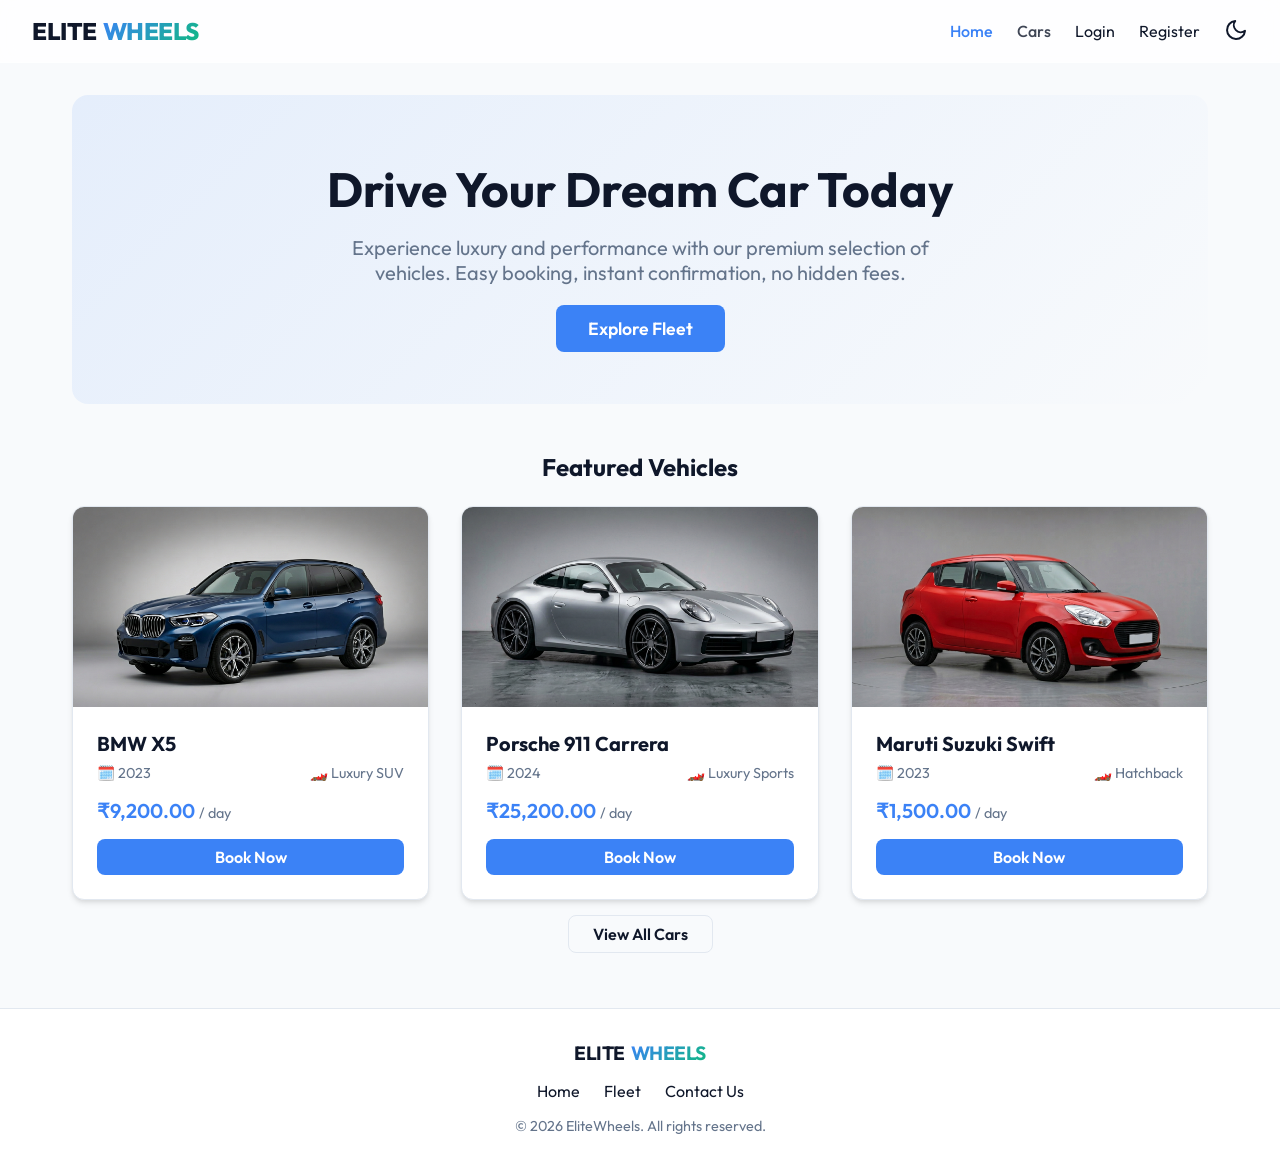
<file: index.html>
<!DOCTYPE html>
<html lang="en">
<head>
    <meta charset="UTF-8">
    <meta name="viewport" content="width=device-width, initial-scale=1.0">
    <title>LuxRentals - Premium Car Rental</title>
    <link rel="stylesheet" href="css/style.css">
    <link rel="stylesheet" href="css/components.css">
    <style>
        .hero {
            text-align: center;
            padding: 4rem 1rem;
            background: linear-gradient(135deg, rgba(59,130,246,0.1), transparent);
            border-radius: 16px;
            margin-bottom: 3rem;
        }
        .hero h1 { font-size: 3rem; margin-bottom: 1rem; }
        .hero p { font-size: 1.25rem; color: var(--text-secondary); margin-bottom: 2rem; max-width: 600px; margin-left: auto; margin-right: auto; }
    </style>
</head>
<body>
    <div id="navbar-placeholder"></div>
    <main class="fade-in">
        <section class="hero">
            <h1>Drive Your Dream Car Today</h1>
            <p>Experience luxury and performance with our premium selection of vehicles. Easy booking, instant confirmation, no hidden fees.</p>
            <a href="cars.html" class="btn btn-primary" style="font-size:1.1rem; padding: 0.75rem 2rem;">Explore Fleet</a>
        </section>
        
        <section>
            <h2 class="text-center mb-3">Featured Vehicles</h2>
            <div class="grid-container" id="featured-cars"></div>
            <div class="text-center mt-3">
                <a href="cars.html" class="btn btn-secondary">View All Cars</a>
            </div>
        </section>
    </main>
    <div id="footer-placeholder"></div>
    
    <script src="js/data.js"></script>
    <script src="js/app.js"></script>
    <script>
        document.addEventListener("DOMContentLoaded", () => {
            const cars = db.get("cars").slice(0, 3); // Get top 3
            const container = document.getElementById("featured-cars");
            cars.forEach(car => {
                container.innerHTML += `
                    <div class="card car-card">
                        <img src="${car.image}" alt="${car.model}" class="car-img" loading="lazy">
                        <div class="car-details">
                            <div class="car-title">${car.brand} ${car.model}</div>
                            <div class="car-specs">
                                <span>🗓️ ${car.year}</span>
                                <span>🏎️ ${car.type}</span>
                            </div>
                            <div class="car-price">${utils.formatCurrency(car.price_per_day)} <span style="font-size:0.9rem; color:var(--text-secondary); font-weight:normal;">/ day</span></div>
                            <a href="booking.html?car=${car.id}" class="btn btn-primary text-center">Book Now</a>
                        </div>
                    </div>
                `;
            });
        });
    </script>
</body>
</html>
</file>
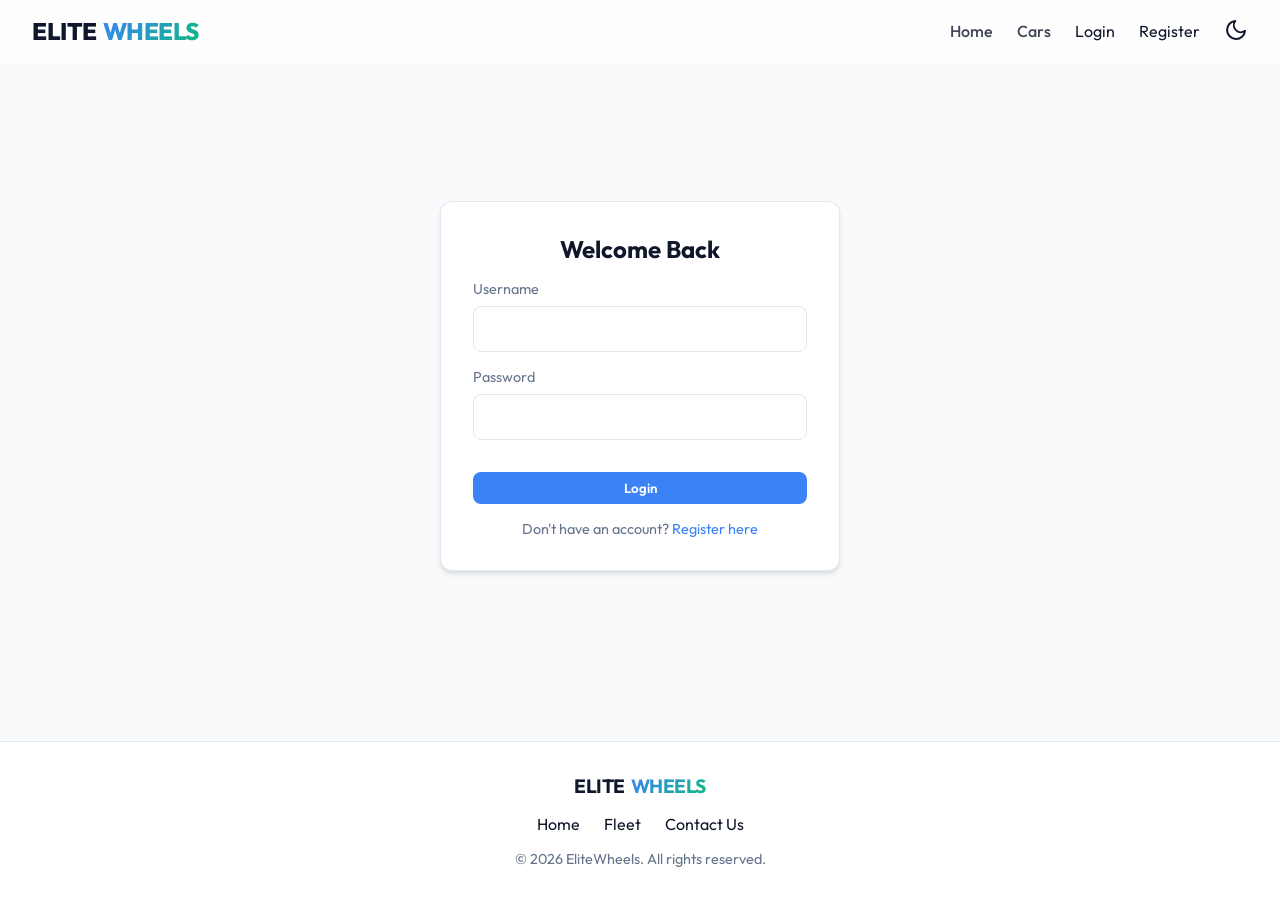
<file: admin.html>
<!DOCTYPE html>
<html lang="en">

<head>
    <meta charset="UTF-8">
    <meta name="viewport" content="width=device-width, initial-scale=1.0">
    <title>Admin Panel - LuxRentals</title>
    <link rel="stylesheet" href="css/style.css">
    <link rel="stylesheet" href="css/components.css">
    <style>
        .stats-grid {
            display: grid;
            grid-template-columns: repeat(auto-fit, minmax(200px, 1fr));
            gap: 1rem;
            margin-bottom: 2rem;
        }

        .stat-card {
            background: var(--card-bg);
            padding: 1.5rem;
            border-radius: 12px;
            border: 1px solid var(--border-color);
            text-align: center;
        }

        .stat-value {
            font-size: 2rem;
            font-weight: 700;
            color: var(--primary-color);
            margin-top: 0.5rem;
        }

        table {
            width: 100%;
            border-collapse: collapse;
            background: var(--card-bg);
            border-radius: 12px;
            overflow: hidden;
            box-shadow: var(--card-shadow);
        }

        th,
        td {
            padding: 1rem;
            text-align: left;
            border-bottom: 1px solid var(--border-color);
        }

        th {
            background: var(--bg-color);
            font-weight: 600;
            color: var(--text-secondary);
        }
    </style>
</head>

<body>
    <div id="navbar-placeholder"></div>
    <main class="fade-in">
        <div style="display:flex; justify-content:space-between; align-items:center; margin-bottom: 2rem;">
            <h1>Admin Control Panel</h1>
            <button class="btn btn-primary" onclick="window.location.href='index.html'">View Site</button>
        </div>

        <div class="stats-grid">
            <div class="stat-card">
                <div class="text-secondary">Total Bookings</div>
                <div class="stat-value" id="totalBookingsStat">0</div>
            </div>
            <div class="stat-card">
                <div class="text-secondary">Total Revenue</div>
                <div class="stat-value" id="totalRevenueStat">$0</div>
            </div>
            <div class="stat-card">
                <div class="text-secondary">Fleet Size</div>
                <div class="stat-value" id="fleetSizeStat">0</div>
            </div>
        </div>

        <div style="display:flex; justify-content:space-between; align-items:center;" class="mb-2">
            <h2>Manage Fleet</h2>
            <button class="btn btn-primary" onclick="document.getElementById('addCarModal').classList.add('active')">+
                Add Car</button>
        </div>

        <div style="overflow-x:auto; margin-bottom: 3rem;">
            <table id="carsTable">
                <thead>
                    <tr>
                        <th>ID</th>
                        <th>Car</th>
                        <th>Type</th>
                        <th>Price/Day</th>
                        <th>Status</th>
                        <th>Actions</th>
                    </tr>
                </thead>
                <tbody></tbody>
            </table>
        </div>

        <h2 class="mb-2">Recent Bookings</h2>
        <div style="overflow-x:auto;">
            <table id="bookingsTable">
                <thead>
                    <tr>
                        <th>Booking ID</th>
                        <th>User ID</th>
                        <th>Car ID</th>
                        <th>Dates</th>
                        <th>Amount</th>
                        <th>Status</th>
                        <th>Actions</th>
                    </tr>
                </thead>
                <tbody></tbody>
            </table>
        </div>
    </main>

    <!-- Add Car Modal -->
    <div class="modal-overlay" id="addCarModal">
        <div class="modal-content">
            <div class="modal-header">
                <h2>Add New Car</h2>
                <button class="modal-close"
                    onclick="document.getElementById('addCarModal').classList.remove('active')">&times;</button>
            </div>
            <form id="addCarForm">
                <div class="grid-container"
                    style="gap:1rem; grid-template-columns: repeat(auto-fit, minmax(200px, 1fr));">
                    <div class="form-group">
                        <label>Brand</label>
                        <input type="text" id="carBrand" class="form-control" required>
                    </div>
                    <div class="form-group">
                        <label>Model</label>
                        <input type="text" id="carModel" class="form-control" required>
                    </div>
                    <div class="form-group">
                        <label>Year</label>
                        <input type="number" id="carYear" class="form-control" required>
                    </div>
                    <div class="form-group">
                        <label>Type</label>
                        <input type="text" id="carType" class="form-control" required>
                    </div>
                    <div class="form-group">
                        <label>Price / Day</label>
                        <input type="number" id="carPrice" class="form-control" required>
                    </div>
                    <div class="form-group">
                        <label>Image (URL or Upload)</label>
                        <input type="url" id="carImage" class="form-control" placeholder="Image URL">
                        <div
                            style="margin-top: 0.5rem; font-size: 0.9rem; color: var(--text-secondary); text-align: center;">
                            - OR -</div>
                        <input type="file" id="carImageFile" class="form-control" accept="image/*"
                            style="margin-top: 0.5rem;">
                    </div>
                </div>
                <button type="submit" class="btn btn-primary" style="width:100%; margin-top:1rem;">Save Car</button>
            </form>
        </div>
    </div>

    <!-- Edit Car Modal -->
    <div class="modal-overlay" id="editCarModal">
        <div class="modal-content">
            <div class="modal-header">
                <h2>Edit Car</h2>
                <button class="modal-close"
                    onclick="document.getElementById('editCarModal').classList.remove('active')">&times;</button>
            </div>
            <form id="editCarForm">
                <input type="hidden" id="editCarId">
                <div class="grid-container"
                    style="gap:1rem; grid-template-columns: repeat(auto-fit, minmax(200px, 1fr));">
                    <div class="form-group">
                        <label>Brand</label>
                        <input type="text" id="editCarBrand" class="form-control" required>
                    </div>
                    <div class="form-group">
                        <label>Model</label>
                        <input type="text" id="editCarModel" class="form-control" required>
                    </div>
                    <div class="form-group">
                        <label>Year</label>
                        <input type="number" id="editCarYear" class="form-control" required>
                    </div>
                    <div class="form-group">
                        <label>Type</label>
                        <input type="text" id="editCarType" class="form-control" required>
                    </div>
                    <div class="form-group">
                        <label>Price / Day</label>
                        <input type="number" id="editCarPrice" class="form-control" required>
                    </div>
                    <div class="form-group">
                        <label>Image (URL or Upload)</label>
                        <input type="url" id="editCarImage" class="form-control" placeholder="Image URL">
                        <div
                            style="margin-top: 0.5rem; font-size: 0.9rem; color: var(--text-secondary); text-align: center;">
                            - OR -</div>
                        <input type="file" id="editCarImageFile" class="form-control" accept="image/*"
                            style="margin-top: 0.5rem;">
                    </div>
                </div>
                <button type="submit" class="btn btn-primary" style="width:100%; margin-top:1rem;">Update Car</button>
            </form>
        </div>
    </div>

    <script src="js/data.js"></script>
    <script src="js/app.js"></script>
    <script src="js/admin.js"></script>
</body>

</html>
</file>
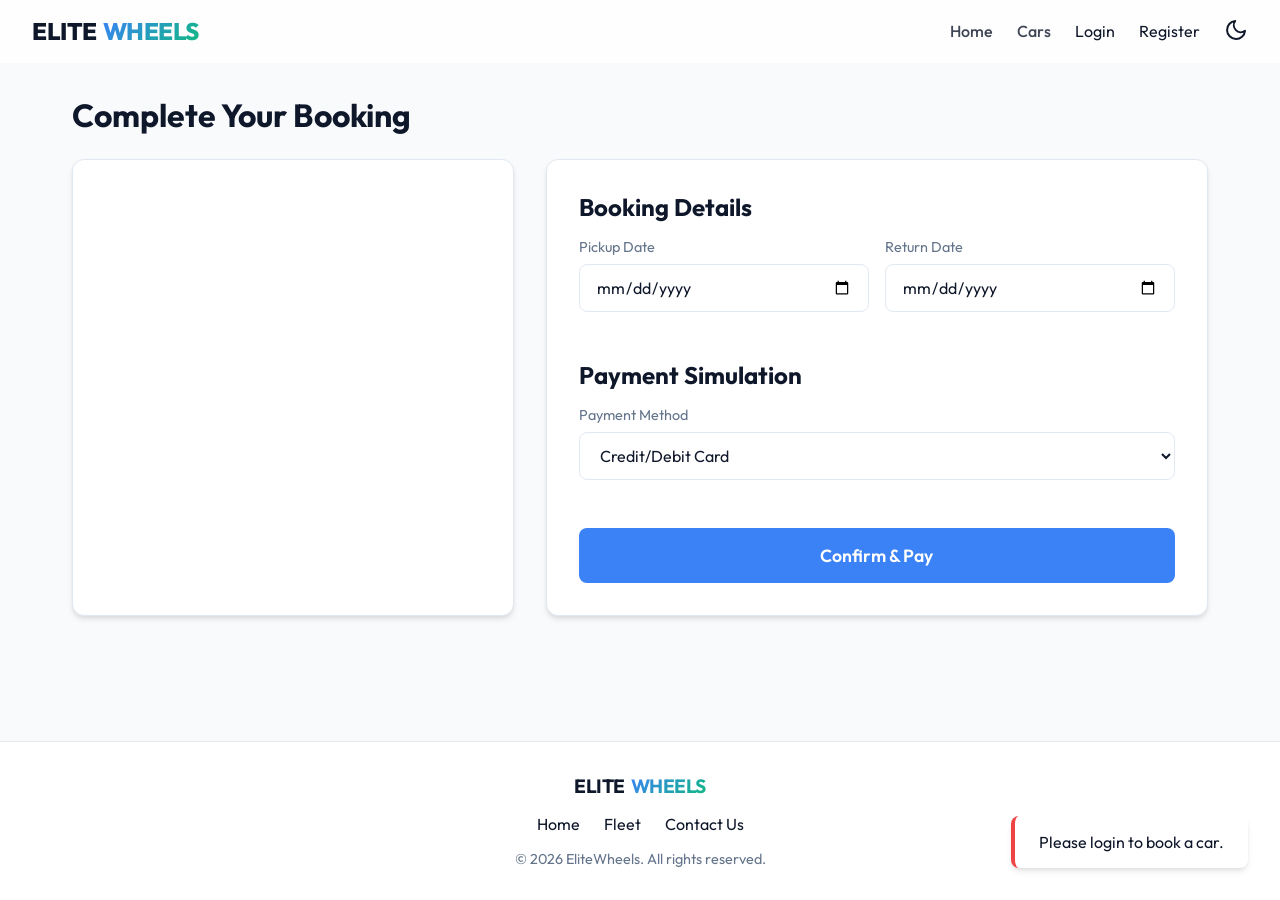
<file: booking.html>
<!DOCTYPE html>
<html lang="en">
<head>
    <meta charset="UTF-8">
    <meta name="viewport" content="width=device-width, initial-scale=1.0">
    <title>Book Car - LuxRentals</title>
    <link rel="stylesheet" href="css/style.css">
    <link rel="stylesheet" href="css/components.css">
    <style>
        .booking-container {
            display: grid;
            grid-template-columns: 1fr 1.5fr;
            gap: 2rem;
        }
        @media (max-width: 768px) {
            .booking-container { grid-template-columns: 1fr; }
        }
        .summary-card {
            background: var(--card-bg);
            padding: 2rem;
            border-radius: 12px;
            box-shadow: var(--card-shadow);
            border: 1px solid var(--border-color);
            position: sticky;
            top: 100px;
        }
        .summary-item {
            display: flex;
            justify-content: space-between;
            margin-bottom: 1rem;
            padding-bottom: 1rem;
            border-bottom: 1px solid var(--border-color);
        }
    </style>
</head>
<body>
    <div id="navbar-placeholder"></div>
    <main class="fade-in">
        <h1 class="mb-3">Complete Your Booking</h1>
        <div class="booking-container">
            <div id="car-summary" class="summary-card">
                <!-- Injected via JS -->
            </div>
            
            <div class="card" style="padding:2rem;">
                <h2 class="mb-2">Booking Details</h2>
                <form id="bookingForm">
                    <div class="grid-container" style="gap:1rem; grid-template-columns: 1fr 1fr; margin-bottom: 2rem;">
                        <div class="form-group">
                            <label for="pickupDate">Pickup Date</label>
                            <input type="date" id="pickupDate" class="form-control" required>
                        </div>
                        <div class="form-group">
                            <label for="returnDate">Return Date</label>
                            <input type="date" id="returnDate" class="form-control" required>
                        </div>
                    </div>

                    <h2 class="mb-2">Payment Simulation</h2>
                    <div class="form-group">
                        <label for="paymentMethod">Payment Method</label>
                        <select id="paymentMethod" class="form-control">
                            <option value="Card">Credit/Debit Card</option>
                            <option value="UPI">UPI</option>
                            <option value="Cash">Cash on Pickup</option>
                        </select>
                    </div>

                    <button type="submit" class="btn btn-primary" style="width:100%; margin-top:2rem; font-size:1.1rem; padding:1rem;">Confirm & Pay</button>
                </form>
            </div>
        </div>
    </main>

    <!-- Success Modal -->
    <div class="modal-overlay" id="successModal">
        <div class="modal-content text-center">
            <div style="font-size: 3rem; color: var(--success-color); margin-bottom: 1rem;">✅</div>
            <h2>Booking Confirmed!</h2>
            <p class="text-secondary mt-2 mb-3">Your car has been booked successfully. Redirecting to your dashboard...</p>
        </div>
    </div>

    <div id="footer-placeholder"></div>
    
    <script src="js/data.js"></script>
    <script src="js/app.js"></script>
    <script src="js/booking.js"></script>
</body>
</html>
</file>
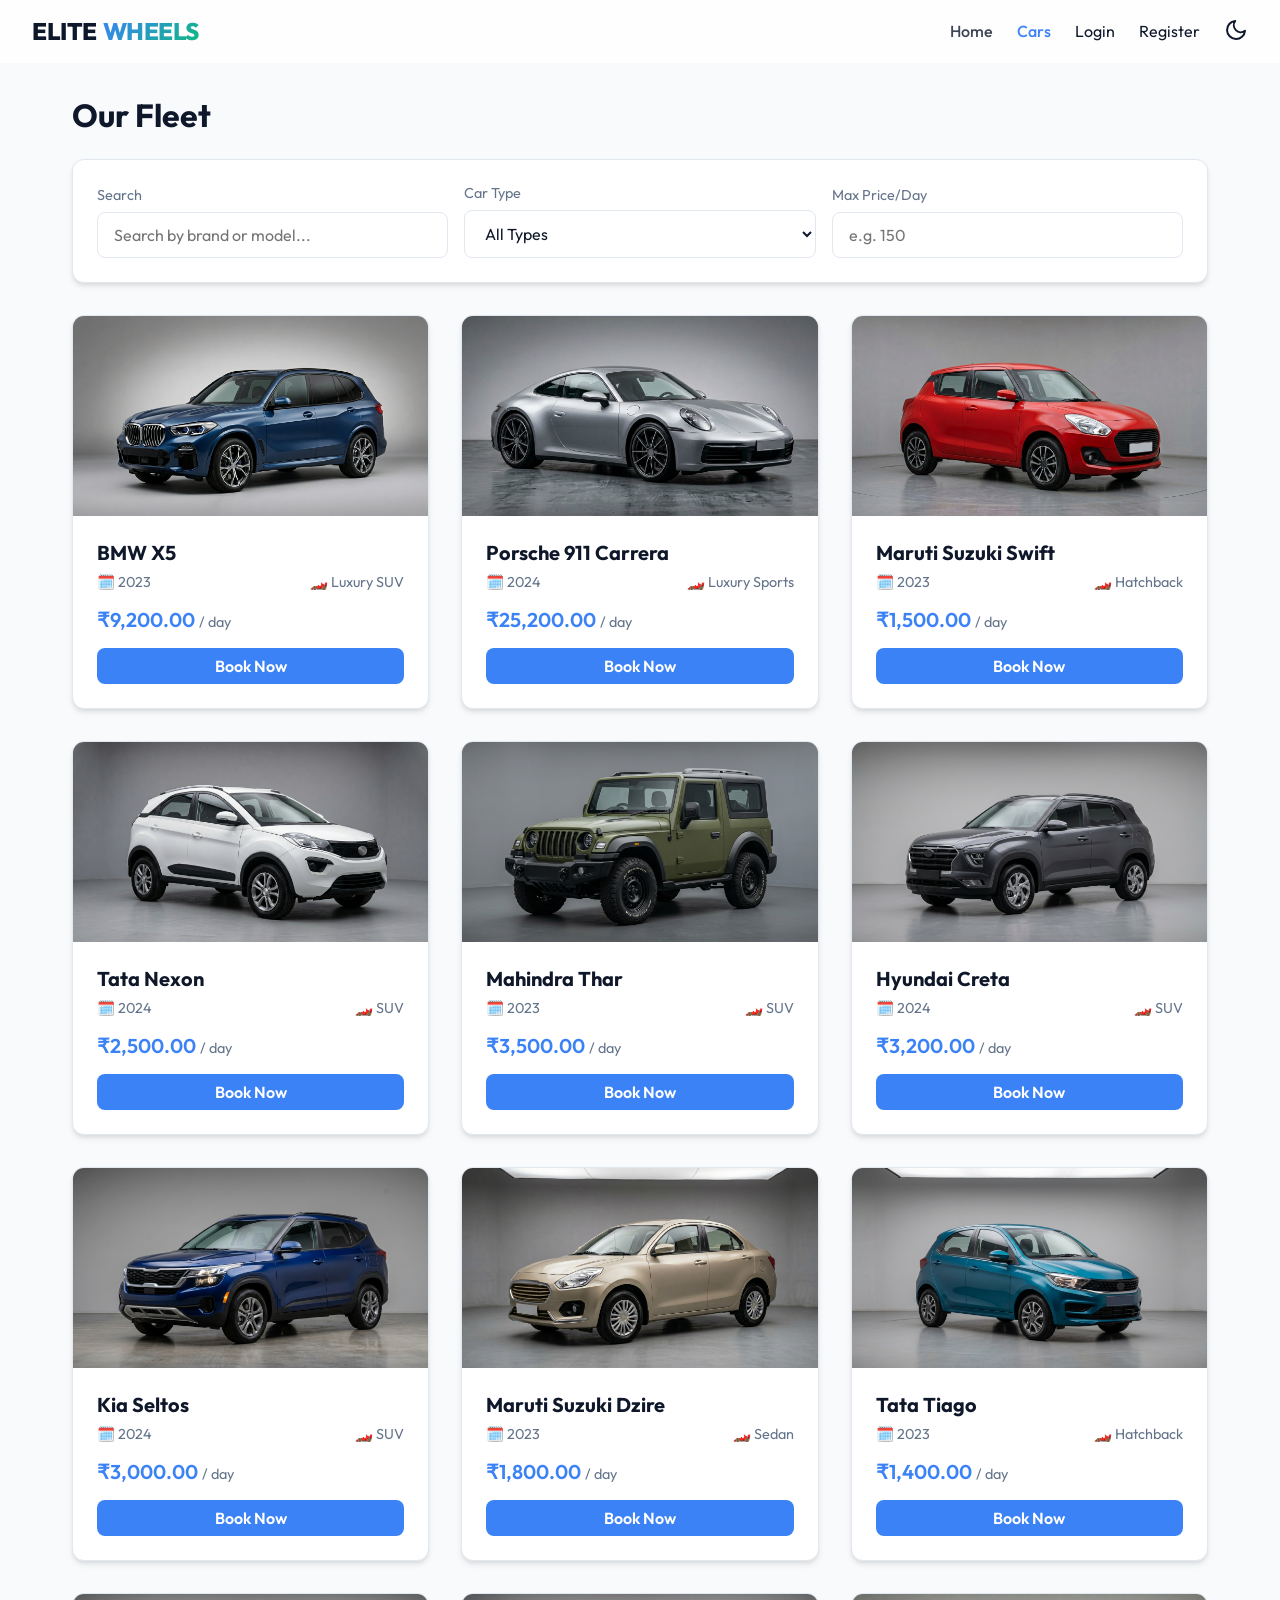
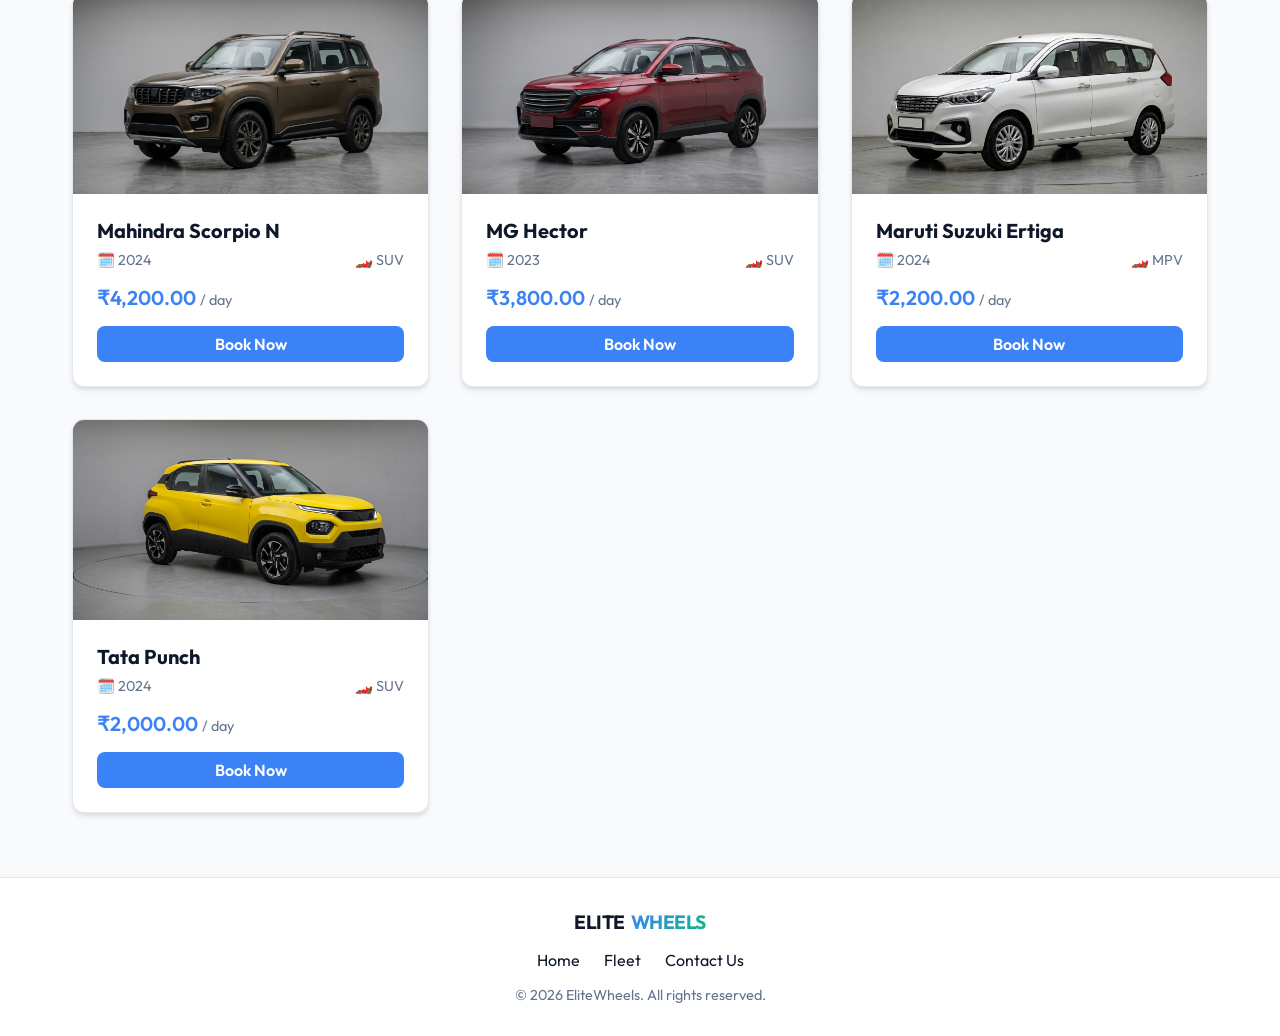
<file: cars.html>
<!DOCTYPE html>
<html lang="en">
<head>
    <meta charset="UTF-8">
    <meta name="viewport" content="width=device-width, initial-scale=1.0">
    <title>Our Fleet - LuxRentals</title>
    <link rel="stylesheet" href="css/style.css">
    <link rel="stylesheet" href="css/components.css">
    <style>
        .filters {
            background: var(--card-bg);
            padding: 1.5rem;
            border-radius: 12px;
            margin-bottom: 2rem;
            display: flex;
            gap: 1rem;
            align-items: flex-end;
            box-shadow: var(--card-shadow);
            border: 1px solid var(--border-color);
            flex-wrap: wrap;
        }
        .filters > div { flex: 1; min-width: 200px; }
    </style>
</head>
<body>
    <div id="navbar-placeholder"></div>
    <main class="fade-in">
        <h1 class="mb-3">Our Fleet</h1>
        
        <div class="filters">
            <div class="form-group" style="margin-bottom:0;">
                <label>Search</label>
                <input type="text" id="searchInput" class="form-control" placeholder="Search by brand or model...">
            </div>
            <div class="form-group" style="margin-bottom:0;">
                <label>Car Type</label>
                <select id="typeFilter" class="form-control">
                    <option value="All">All Types</option>
                    <option value="Hatchback">Hatchback</option>
                    <option value="Sedan">Sedan</option>
                    <option value="SUV">SUV</option>
                    <option value="MPV">MPV</option>
                    <option value="Luxury SUV">Luxury SUV</option>
                    <option value="Luxury Sports">Luxury Sports</option>
                </select>
            </div>
            <div class="form-group" style="margin-bottom:0;">
                <label>Max Price/Day</label>
                <input type="number" id="priceFilter" class="form-control" placeholder="e.g. 150">
            </div>
        </div>

        <div class="grid-container" id="cars-container"></div>
    </main>
    <div id="footer-placeholder"></div>
    
    <script src="js/data.js"></script>
    <script src="js/app.js"></script>
    <script src="js/cars.js"></script>
</body>
</html>
</file>
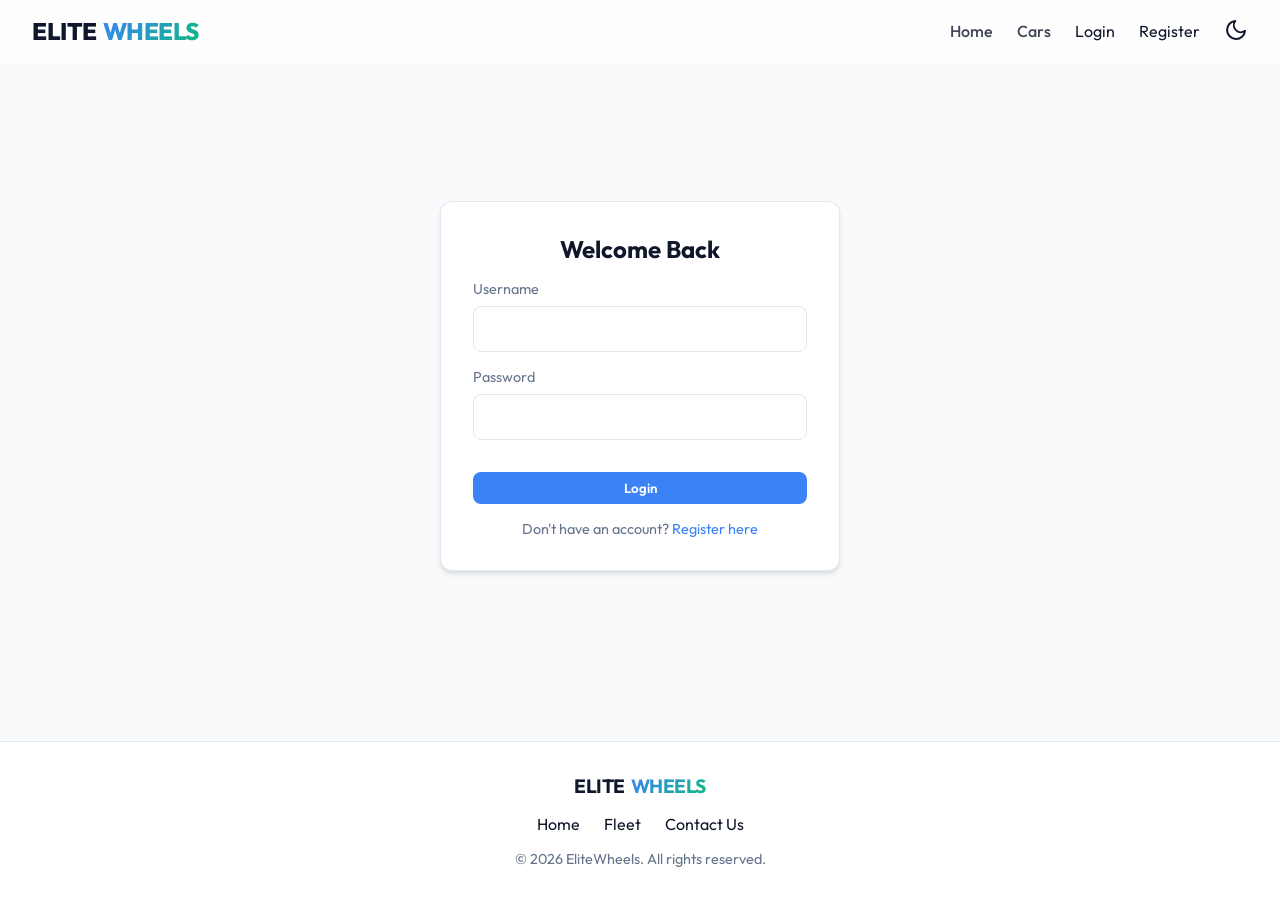
<file: dashboard.html>
<!DOCTYPE html>
<html lang="en">
<head>
    <meta charset="UTF-8">
    <meta name="viewport" content="width=device-width, initial-scale=1.0">
    <title>My Dashboard - LuxRentals</title>
    <link rel="stylesheet" href="css/style.css">
    <link rel="stylesheet" href="css/components.css">
    <style>
        .dashboard-grid {
            display: grid;
            grid-template-columns: 250px 1fr;
            gap: 2rem;
        }
        @media (max-width: 768px) {
            .dashboard-grid { grid-template-columns: 1fr; }
        }
        .sidebar {
            background: var(--card-bg);
            padding: 2rem;
            border-radius: 12px;
            box-shadow: var(--card-shadow);
            border: 1px solid var(--border-color);
            height: fit-content;
        }
        .user-info h3 { margin-bottom: 0.5rem; }
        .user-info p { color: var(--text-secondary); margin-bottom: 2rem; }
        
        .tab-btn {
            display: block;
            width: 100%;
            text-align: left;
            padding: 1rem;
            background: transparent;
            border: none;
            color: var(--text-primary);
            font-size: 1rem;
            cursor: pointer;
            border-radius: 8px;
            margin-bottom: 0.5rem;
            transition: 0.2s;
        }
        .tab-btn.active, .tab-btn:hover {
            background: var(--bg-color);
            color: var(--primary-color);
            font-weight: 600;
        }

        .booking-item {
            display: flex;
            justify-content: space-between;
            align-items: center;
            padding: 1.5rem;
            border: 1px solid var(--border-color);
            border-radius: 8px;
            margin-bottom: 1rem;
            background: var(--card-bg);
        }
        .status-badge {
            padding: 0.25rem 0.75rem;
            border-radius: 999px;
            font-size: 0.85rem;
            font-weight: 600;
        }
        .status-confirmed { background: rgba(16, 185, 129, 0.1); color: var(--success-color); }
        .status-cancelled { background: rgba(239, 68, 68, 0.1); color: var(--danger-color); }
    </style>
</head>
<body>
    <div id="navbar-placeholder"></div>
    <main class="fade-in">
        <h1 class="mb-3">My Dashboard</h1>
        <div class="dashboard-grid">
            <aside class="sidebar">
                <div class="user-info">
                    <h3 id="userName">User Name</h3>
                    <p id="userEmail">user@example.com</p>
                </div>
                <nav>
                    <button class="tab-btn active" onclick="switchTab('active-bookings')">Active Bookings</button>
                    <button class="tab-btn" onclick="switchTab('booking-history')">Booking History</button>
                    <button class="tab-btn" onclick="switchTab('payment-history')">Payment History</button>
                </nav>
            </aside>
            
            <div class="content">
                <div id="active-bookings" class="tab-content">
                    <h2 class="mb-2">Active Bookings</h2>
                    <div id="activeBookingsList"></div>
                </div>

                <div id="booking-history" class="tab-content" style="display:none;">
                    <h2 class="mb-2">Booking History</h2>
                    <div id="bookingHistoryList"></div>
                </div>

                <div id="payment-history" class="tab-content" style="display:none;">
                    <h2 class="mb-2">Payment History</h2>
                    <div id="paymentHistoryList"></div>
                </div>
            </div>
        </div>
    </main>
    <div id="footer-placeholder"></div>
    
    <script src="js/data.js"></script>
    <script src="js/app.js"></script>
    <script src="js/dashboard.js"></script>
</body>
</html>
</file>
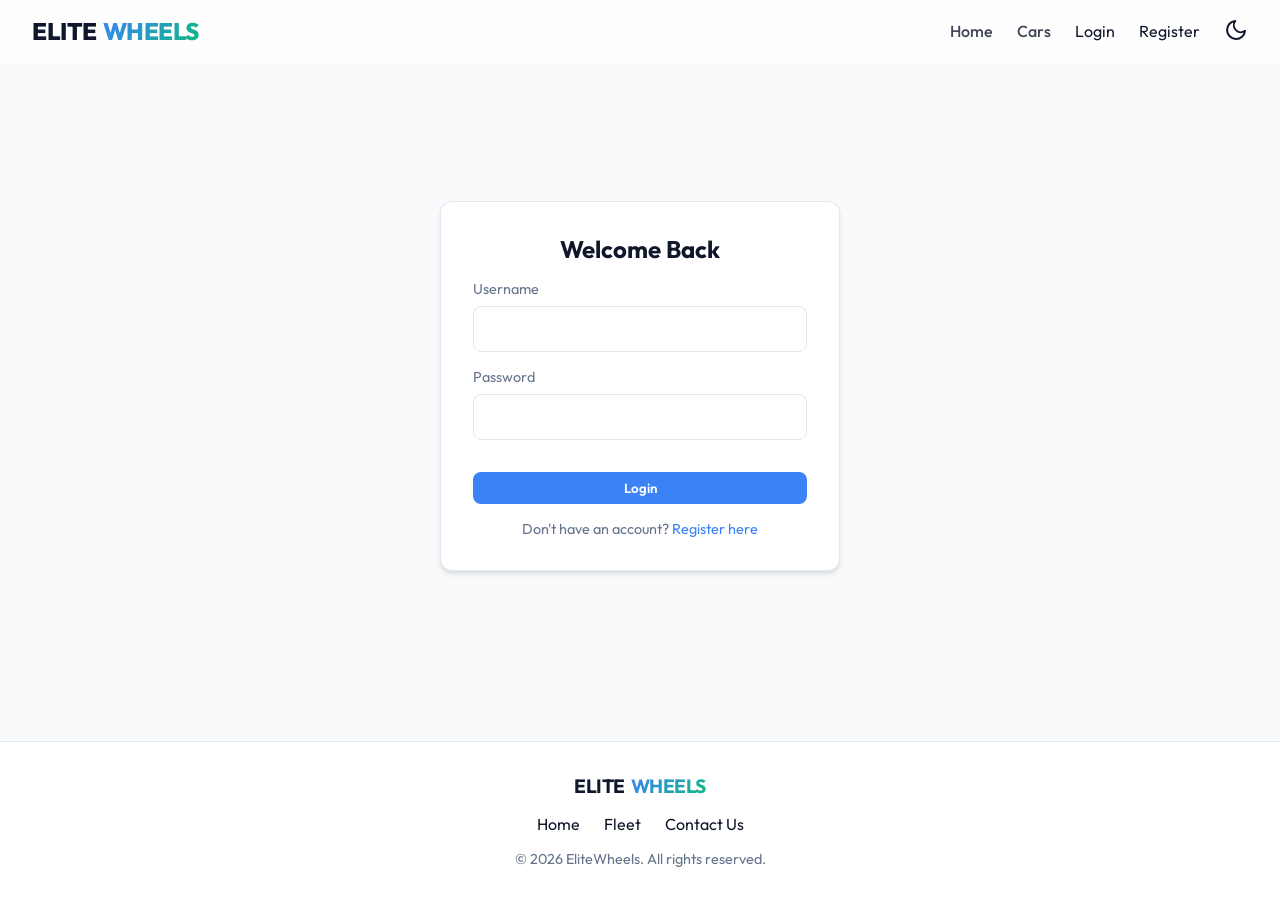
<file: login.html>
<!DOCTYPE html>
<html lang="en">
<head>
    <meta charset="UTF-8">
    <meta name="viewport" content="width=device-width, initial-scale=1.0">
    <title>Login - LuxRentals</title>
    <link rel="stylesheet" href="css/style.css">
    <link rel="stylesheet" href="css/components.css">
</head>
<body>
    <div id="navbar-placeholder"></div>
    <main class="fade-in" style="display:flex; align-items:center; justify-content:center;">
        <div class="card" style="max-width:400px; width:100%; padding:2rem;">
            <h2 class="text-center mb-2">Welcome Back</h2>
            <form id="loginForm">
                <div class="form-group">
                    <label for="username">Username</label>
                    <input type="text" id="username" class="form-control" required autocomplete="username">
                </div>
                <div class="form-group">
                    <label for="password">Password</label>
                    <input type="password" id="password" class="form-control" required autocomplete="current-password">
                </div>
                <button type="submit" class="btn btn-primary" style="width:100%; margin-top:1rem;">Login</button>
            </form>
            <p class="text-center mt-2" style="font-size:0.9rem; color:var(--text-secondary);">
                Don't have an account? <a href="register.html" style="color:var(--primary-color);">Register here</a>
            </p>
        </div>
    </main>
    <div id="footer-placeholder"></div>
    
    <script src="js/data.js"></script>
    <script src="js/app.js"></script>
    <script src="js/auth.js"></script>
</body>
</html>
</file>
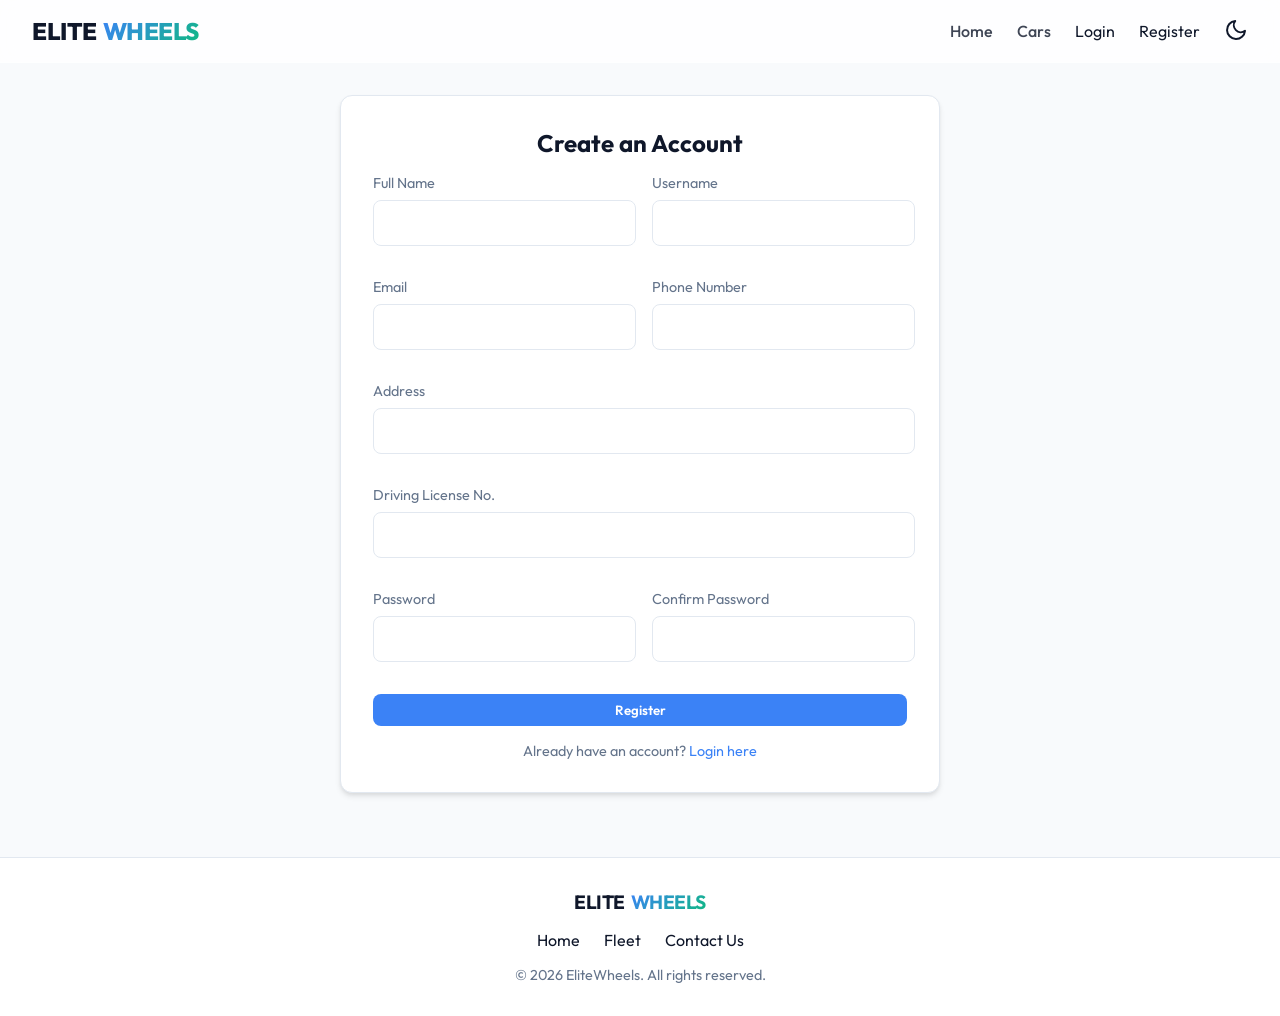
<file: register.html>
<!DOCTYPE html>
<html lang="en">
<head>
    <meta charset="UTF-8">
    <meta name="viewport" content="width=device-width, initial-scale=1.0">
    <title>Register - LuxRentals</title>
    <link rel="stylesheet" href="css/style.css">
    <link rel="stylesheet" href="css/components.css">
</head>
<body>
    <div id="navbar-placeholder"></div>
    <main class="fade-in" style="display:flex; align-items:center; justify-content:center;">
        <div class="card" style="max-width:600px; width:100%; padding:2rem;">
            <h2 class="text-center mb-2">Create an Account</h2>
            <form id="registerForm">
                <div class="grid-container" style="gap:1rem; grid-template-columns: 1fr 1fr;">
                    <div class="form-group">
                        <label for="name">Full Name</label>
                        <input type="text" id="name" class="form-control" required>
                    </div>
                    <div class="form-group">
                        <label for="username">Username</label>
                        <input type="text" id="username" class="form-control" required>
                    </div>
                    <div class="form-group">
                        <label for="email">Email</label>
                        <input type="email" id="email" class="form-control" required>
                    </div>
                    <div class="form-group">
                        <label for="phone">Phone Number</label>
                        <input type="tel" id="phone" class="form-control" required>
                    </div>
                    <div class="form-group" style="grid-column: span 2;">
                        <label for="address">Address</label>
                        <input type="text" id="address" class="form-control" required>
                    </div>
                    <div class="form-group" style="grid-column: span 2;">
                        <label for="license">Driving License No.</label>
                        <input type="text" id="license" class="form-control" required>
                    </div>
                    <div class="form-group">
                        <label for="password">Password</label>
                        <input type="password" id="password" class="form-control" required autocomplete="new-password">
                    </div>
                    <div class="form-group">
                        <label for="confirmPassword">Confirm Password</label>
                        <input type="password" id="confirmPassword" class="form-control" required autocomplete="new-password">
                    </div>
                </div>
                <button type="submit" class="btn btn-primary" style="width:100%; margin-top:1rem;">Register</button>
            </form>
            <p class="text-center mt-2" style="font-size:0.9rem; color:var(--text-secondary);">
                Already have an account? <a href="login.html" style="color:var(--primary-color);">Login here</a>
            </p>
        </div>
    </main>
    <div id="footer-placeholder"></div>
    
    <script src="js/data.js"></script>
    <script src="js/app.js"></script>
    <script src="js/auth.js"></script>
</body>
</html>
</file>
<file: css/style.css>
@import url('https://fonts.googleapis.com/css2?family=Outfit:wght@300;400;500;600;700&display=swap');

:root {
    /* Light Theme */
    --bg-color: #f8fafc;
    --card-bg: #ffffff;
    --text-primary: #0f172a;
    --text-secondary: #64748b;
    --primary-color: #3b82f6;
    --primary-hover: #2563eb;
    --border-color: #e2e8f0;
    --danger-color: #ef4444;
    --success-color: #10b981;
    --card-shadow: 0 4px 6px -1px rgba(0, 0, 0, 0.1), 0 2px 4px -1px rgba(0, 0, 0, 0.06);
    --glass-bg: rgba(255, 255, 255, 0.8);
    --glass-border: rgba(255, 255, 255, 0.3);
}

[data-theme="dark"] {
    /* Dark Theme */
    --bg-color: #0f172a;
    --card-bg: #1e293b;
    --text-primary: #f8fafc;
    --text-secondary: #94a3b8;
    --primary-color: #3b82f6;
    --primary-hover: #60a5fa;
    --border-color: #334155;
    --card-shadow: 0 10px 15px -3px rgba(0, 0, 0, 0.5);
    --glass-bg: rgba(30, 41, 59, 0.7);
    --glass-border: rgba(255, 255, 255, 0.1);
}

* {
    margin: 0;
    padding: 0;
    box-sizing: border-box;
    font-family: 'Outfit', sans-serif;
    transition: background-color 0.3s ease, color 0.3s ease;
}

body {
    background-color: var(--bg-color);
    color: var(--text-primary);
    min-height: 100vh;
    display: flex;
    flex-direction: column;
}

main {
    flex: 1;
    padding: 2rem;
    max-width: 1200px;
    margin: 0 auto;
    width: 100%;
}

a {
    text-decoration: none;
    color: inherit;
}

/* Animations */
@keyframes fadeIn {
    from { opacity: 0; transform: translateY(10px); }
    to { opacity: 1; transform: translateY(0); }
}

.fade-in {
    animation: fadeIn 0.4s ease-out forwards;
}

/* Utils */
.text-center { text-align: center; }
.mb-1 { margin-bottom: 0.5rem; }
.mb-2 { margin-bottom: 1rem; }
.mb-3 { margin-bottom: 1.5rem; }
.mt-2 { margin-top: 1rem; }
.mt-3 { margin-top: 1.5rem; }
</file>
<file: css/components.css>
/* Navbar */
.navbar {
    position: sticky;
    top: 0;
    z-index: 1000;
    display: flex;
    justify-content: space-between;
    align-items: center;
    padding: 1rem 2rem;
    background: var(--glass-bg);
    backdrop-filter: blur(10px);
    -webkit-backdrop-filter: blur(10px);
    border-bottom: 1px solid var(--glass-border);
}

.nav-brand {
    display: flex;
    align-items: center;
}

.logo-text {
    display: flex;
    align-items: center;
    gap: 0.4rem;
    font-size: 1.5rem;
    font-weight: 800;
    text-transform: uppercase;
    letter-spacing: -0.5px;
}

.logo-icon {
    font-size: 1.8rem;
    filter: drop-shadow(0 2px 4px rgba(59, 130, 246, 0.4));
}

.logo-highlight {
    color: var(--primary-color);
    background: linear-gradient(135deg, var(--primary-color), var(--success-color));
    -webkit-background-clip: text;
    background-clip: text;
    -webkit-text-fill-color: transparent;
}

.nav-links {
    display: flex;
    gap: 1.5rem;
    align-items: center;
}

.nav-link {
    font-weight: 500;
    opacity: 0.8;
}

.nav-link:hover, .nav-link.active {
    opacity: 1;
    color: var(--primary-color);
}

.theme-toggle {
    background: none;
    border: none;
    cursor: pointer;
    color: var(--text-primary);
}

/* Buttons */
.btn {
    padding: 0.5rem 1.5rem;
    border-radius: 8px;
    font-weight: 600;
    cursor: pointer;
    border: none;
    transition: transform 0.2s, box-shadow 0.2s, background-color 0.2s;
}

.btn:active {
    transform: scale(0.95);
}

.btn-primary {
    background-color: var(--primary-color);
    color: white;
}

.btn-primary:hover {
    background-color: var(--primary-hover);
    box-shadow: 0 4px 12px rgba(59, 130, 246, 0.3);
}

.btn-secondary {
    background-color: transparent;
    border: 1px solid var(--border-color);
    color: var(--text-primary);
}

.btn-secondary:hover {
    background-color: var(--card-bg);
}

.btn-danger {
    background-color: var(--danger-color);
    color: white;
}

/* Forms */
.form-group {
    margin-bottom: 1rem;
    display: flex;
    flex-direction: column;
}

.form-group label {
    font-size: 0.9rem;
    margin-bottom: 0.5rem;
    color: var(--text-secondary);
}

.form-control {
    padding: 0.75rem 1rem;
    border-radius: 8px;
    border: 1px solid var(--border-color);
    background-color: var(--card-bg);
    color: var(--text-primary);
    font-size: 1rem;
}

.form-control:focus {
    outline: none;
    border-color: var(--primary-color);
    box-shadow: 0 0 0 3px rgba(59, 130, 246, 0.1);
}

/* Cards */
.card {
    background: var(--card-bg);
    border-radius: 12px;
    box-shadow: var(--card-shadow);
    overflow: hidden;
    border: 1px solid var(--border-color);
}

.car-card {
    display: flex;
    flex-direction: column;
    transition: transform 0.3s;
}

.car-card:hover {
    transform: translateY(-5px);
}

.car-img {
    width: 100%;
    height: 200px;
    object-fit: cover;
}

.car-details {
    padding: 1.5rem;
    display: flex;
    flex-direction: column;
    flex: 1;
}

.car-title {
    font-size: 1.25rem;
    font-weight: 700;
    margin-bottom: 0.5rem;
}

.car-specs {
    color: var(--text-secondary);
    font-size: 0.9rem;
    margin-bottom: 1rem;
    display: flex;
    justify-content: space-between;
}

.car-price {
    font-size: 1.25rem;
    font-weight: 600;
    color: var(--primary-color);
    margin-top: auto;
    margin-bottom: 1rem;
}

/* Grid Layouts */
.grid-container {
    display: grid;
    grid-template-columns: repeat(auto-fill, minmax(300px, 1fr));
    gap: 2rem;
}

/* Toasts */
#toast-container {
    position: fixed;
    bottom: 2rem;
    right: 2rem;
    display: flex;
    flex-direction: column;
    gap: 1rem;
    z-index: 9999;
}

.toast {
    padding: 1rem 1.5rem;
    border-radius: 8px;
    background: var(--card-bg);
    color: var(--text-primary);
    box-shadow: var(--card-shadow);
    border-left: 4px solid var(--primary-color);
    opacity: 0;
    transform: translateX(100%);
    transition: opacity 0.3s, transform 0.3s;
}

.toast.toast-success { border-color: var(--success-color); }
.toast.toast-error { border-color: var(--danger-color); }

.toast.show {
    opacity: 1;
    transform: translateX(0);
}

/* Footer */
.footer {
    background: var(--card-bg);
    padding: 2rem;
    text-align: center;
    border-top: 1px solid var(--border-color);
    margin-top: 2rem;
}

.footer-content {
    max-width: 1200px;
    margin: 0 auto;
}

.footer-brand {
    font-size: 1.2rem;
    font-weight: 700;
    margin-bottom: 1rem;
}

.footer-links {
    display: flex;
    justify-content: center;
    gap: 1.5rem;
    margin-bottom: 1rem;
}

.footer-copy {
    color: var(--text-secondary);
    font-size: 0.9rem;
}

/* Modals */
.modal-overlay {
    position: fixed;
    top: 0; left: 0; right: 0; bottom: 0;
    background: rgba(0,0,0,0.5);
    backdrop-filter: blur(4px);
    display: flex;
    align-items: center;
    justify-content: center;
    z-index: 2000;
    opacity: 0;
    pointer-events: none;
    transition: opacity 0.3s;
}

.modal-overlay.active {
    opacity: 1;
    pointer-events: auto;
}

.modal-content {
    background: var(--card-bg);
    padding: 2rem;
    border-radius: 12px;
    width: 90%;
    max-width: 600px;
    box-shadow: 0 20px 25px -5px rgba(0, 0, 0, 0.1);
    transform: translateY(20px);
    transition: transform 0.3s;
}

.modal-overlay.active .modal-content {
    transform: translateY(0);
}

.modal-header {
    display: flex;
    justify-content: space-between;
    align-items: center;
    margin-bottom: 1.5rem;
}

.modal-close {
    background: none;
    border: none;
    font-size: 1.5rem;
    color: var(--text-secondary);
    cursor: pointer;
}
</file>
